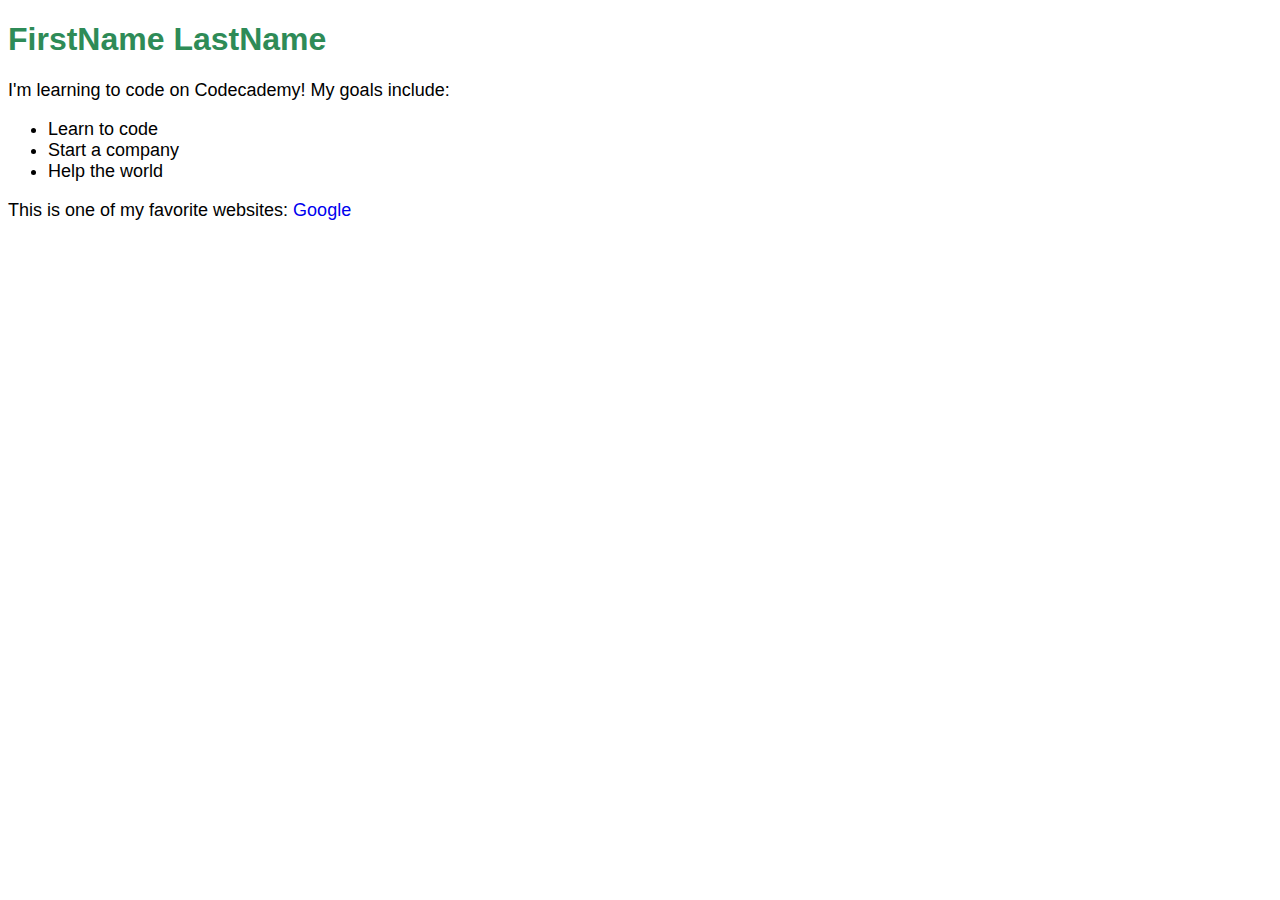
<file: Projects/DevProject/index.html>
<!DOCTYPE html>
<html lang="en">
<head>
    <meta charset="UTF-8">
    <meta http-equiv="X-UA-Compatible" content="IE=edge">
    <meta name="viewport" content="width=device-width, initial-scale=1.0">
    <title>1st Local Project</title>
    <link href="./resources/css/index.css" type="text/css" rel="stylesheet">
</head>
<body>
    <h1>FirstName LastName</h1>
    <p>I'm learning to code on Codecademy! My goals include:</p>
    <ul>
        <li>Learn to code</li>
        <li>Start a company</li>
        <li>Help the world</li>
    </ul>
    <p>This is one of my favorite websites: <a href="https://www.google.com/" target="_blank">Google</a></p>
</body>
</html>
</file>
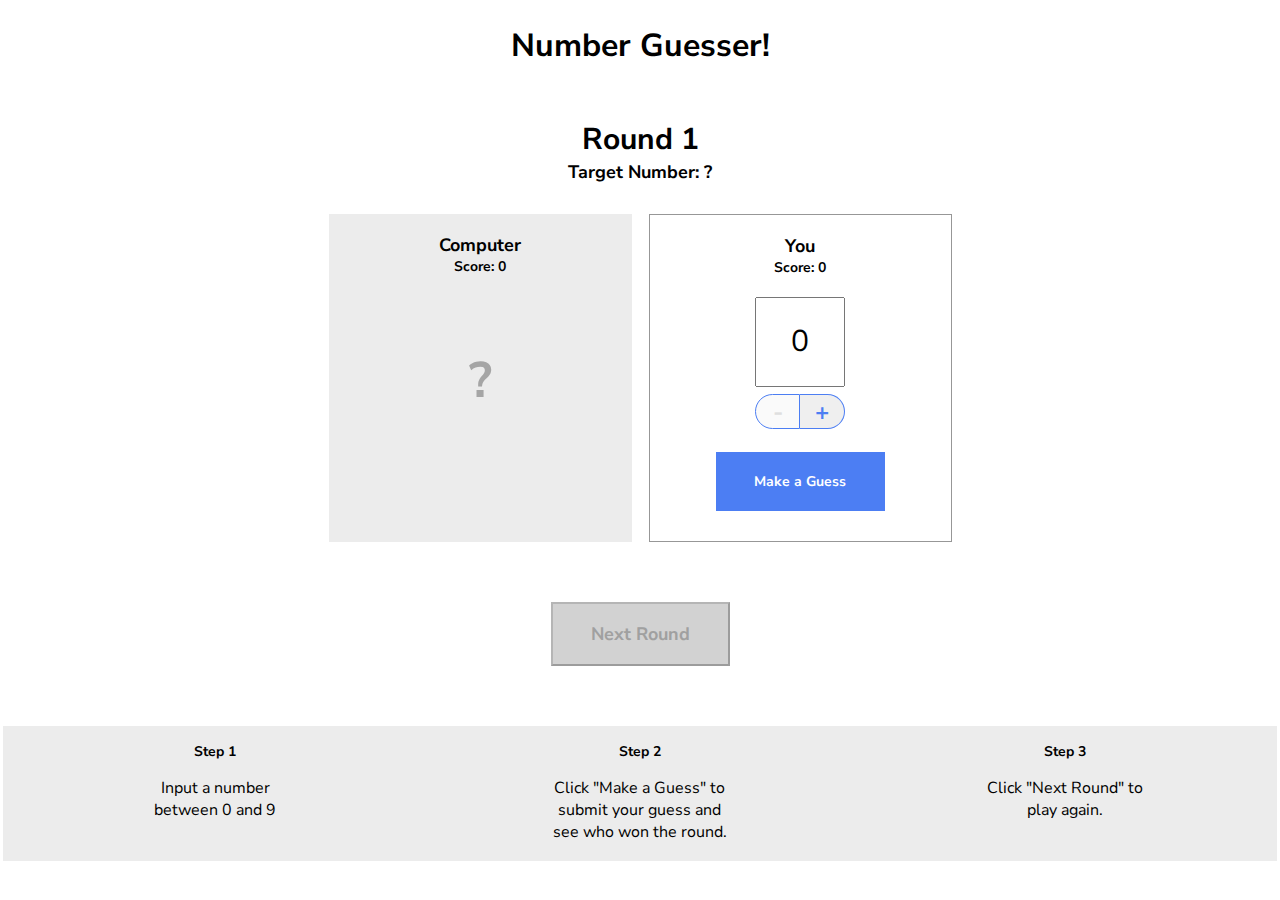
<file: Projects/number-guesser-starting/index.html>
<!doctype html>

<html>
  <head>
    <title>Number Guesser</title>
    <link href="https://fonts.googleapis.com/css?family=Nunito+Sans:400,700" rel="stylesheet">
    <link rel="stylesheet" href="./style.css">
  </head>
  <body>
    <div class="game-container">
      <header>
        <h1>Number Guesser!</h1>
      </header>
      
      <div class="rounds">
        <p class="round-label">Round <span id="round-number">1</span></p>
        <p class="guess-label">Target Number: <span id="target-number">?</span></p>
      </div>

      <div class="guessing-area">
        <div class="guess computer-guess">
          <div class="guess-title">
            <p class="guess-label">Computer</p>
            <p class="score-label">Score: <span id="computer-score">0</span></p>
          </div>
          <p id="computer-guess">?</p>
          <p class="winning-text" id="computer-wins"></p>
        </div>
        <div class="guess human-guess">
          <div class="guess-title">
            <p class="guess-label">You</p>
            <p class="score-label">Score: <span id="human-score">0</span></p>
          </div>
          <input type="number" id="human-guess" min=0 max=9 value=0>
          <div class="number-controls">
            <button class="number-control left" id="subtract" disabled>-</button>
            <button class="number-control right" id="add">+</button>
          </div>
          <button class="button" id="guess">Make a Guess</button>
        </div>
      </div>

      <div class="next-round-container">
        <button class="button" id="next-round" disabled>Next Round</button>
      </div>

    </div>
    
    <div class="instructions">
      <div class="instruction">
        <h3>Step 1</h3>
        <p>Input a number between 0 and 9</p>
      </div>
      <div class="instruction">
        <h3>Step 2</h3>
        <p>Click "Make a Guess" to submit your guess and see who won the round.</p>
      </div>
      <div class="instruction">
        <h3>Step 3</h3>
        <p>Click "Next Round" to play again.</p>
      </div>
    </div>

    <script src="./script.js"></script>
    <script src="./game.js"></script>
  </body>
</html>
</file>
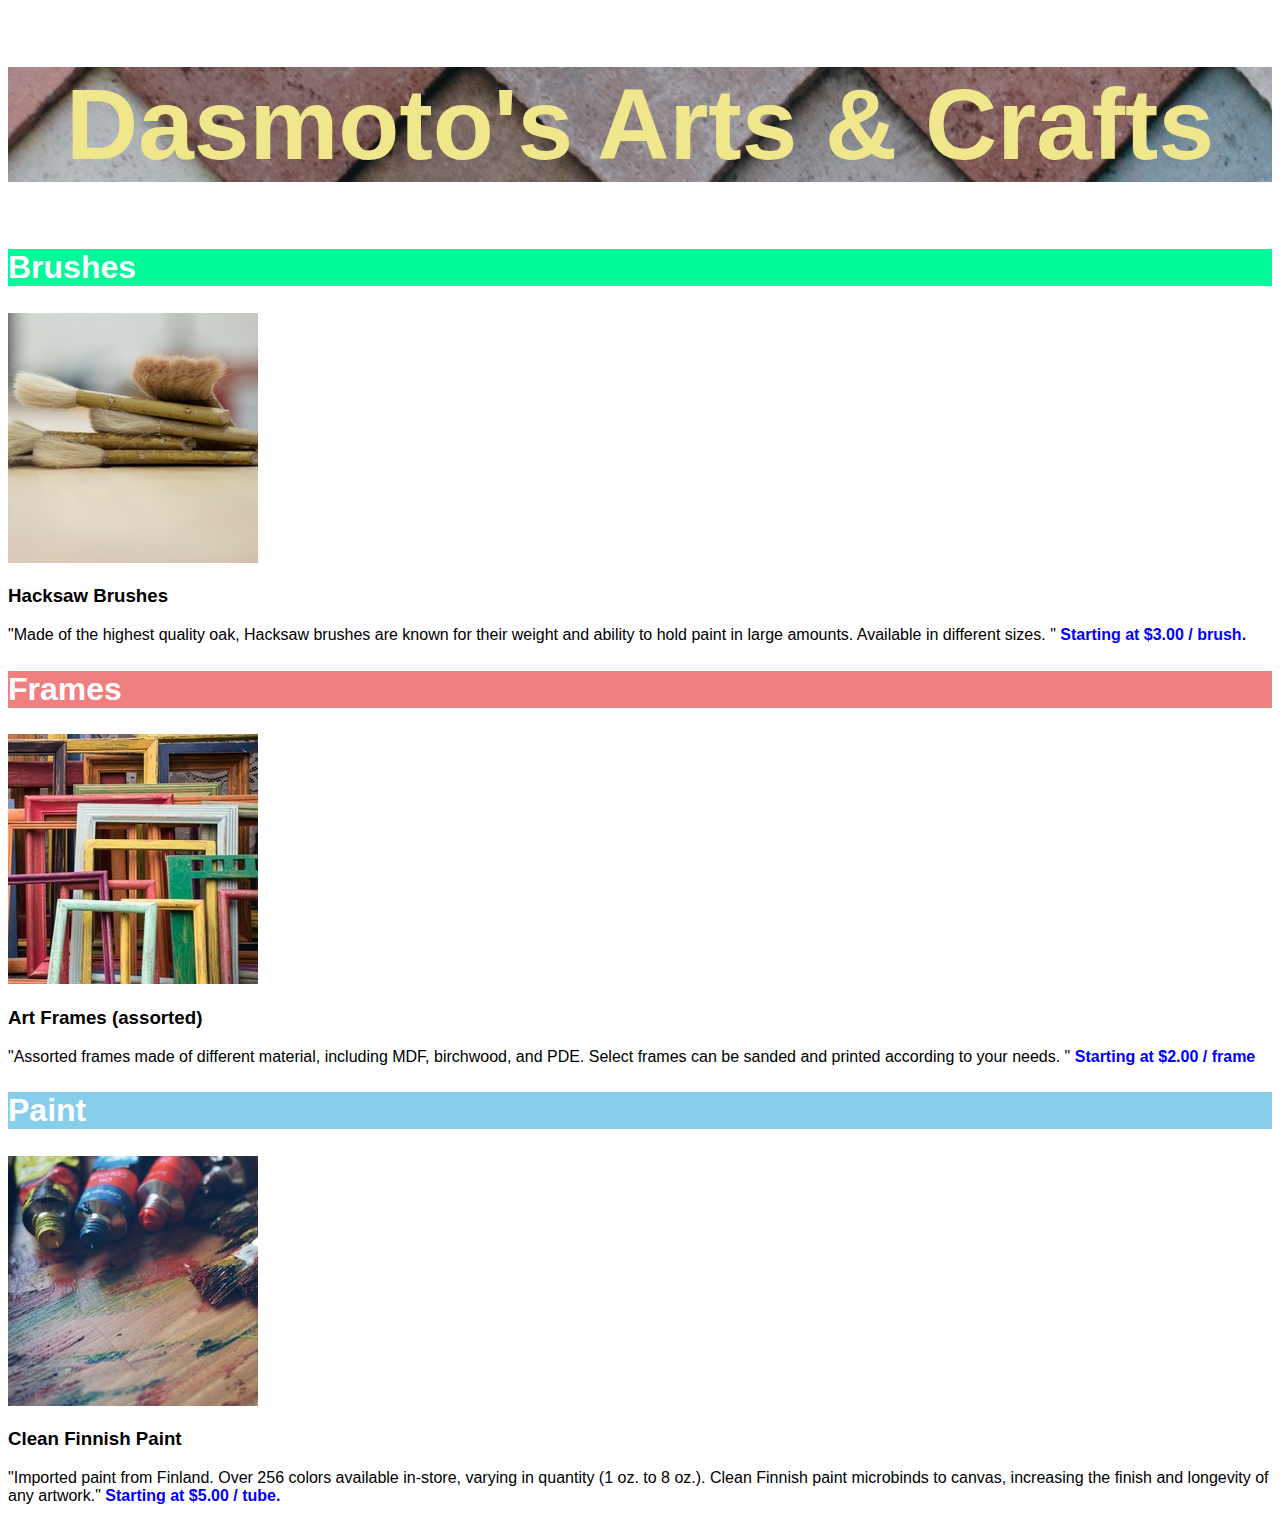
<file: Projects/Off-Platform Project: Dasmoto's Arts & Crafts/index.html>
<!DOCTYPE html>
<html lang="en">
<head>
    <meta charset="UTF-8">
    <meta http-equiv="X-UA-Compatible" content="IE=edge">
    <meta name="viewport" content="width=device-width, initial-scale=1.0">
    <title>Dasmoto's Arts & Crafts</title>
    <link href="style.css" type="text/css" rel="stylesheet">
</head>
<body>
    <h1>Dasmoto's Arts & Crafts</h1>
    <div class="item">
        <h2 id="brush">Brushes</h2>
        <img src="images/hacksaw.jpeg">
        <h3>Hacksaw Brushes</h3>
        <p>"Made of the highest quality oak, Hacksaw brushes are known for their weight and ability to hold paint in large amounts. Available in different sizes. "
            <span class="price">Starting at $3.00 / brush.</span>
        </p>
    </div>
    <div class="item">
        <h2 id="frame">Frames</h2>
        <img src="images/frames.jpeg">
        <h3>Art Frames (assorted)</h3>
        <p>
            "Assorted frames made of different material, including MDF, birchwood, and PDE. Select frames can be sanded and printed according to your needs. "
            <span class="price">Starting at $2.00 / frame</span>
        </p>
    </div>
    <div class="item">
        <h2 id="paint">Paint</h2>
        <img src="images/finnish.jpeg">
        <h3>Clean Finnish Paint</h3>
        <p>
            "Imported paint from Finland. Over 256 colors available in-store, varying in quantity (1 oz. to 8 oz.). Clean Finnish paint microbinds to canvas, increasing the finish and longevity of any artwork."
            <span class="price">Starting at $5.00 / tube.</span>
        </p>
    </div>
</body>
</html>
</file>
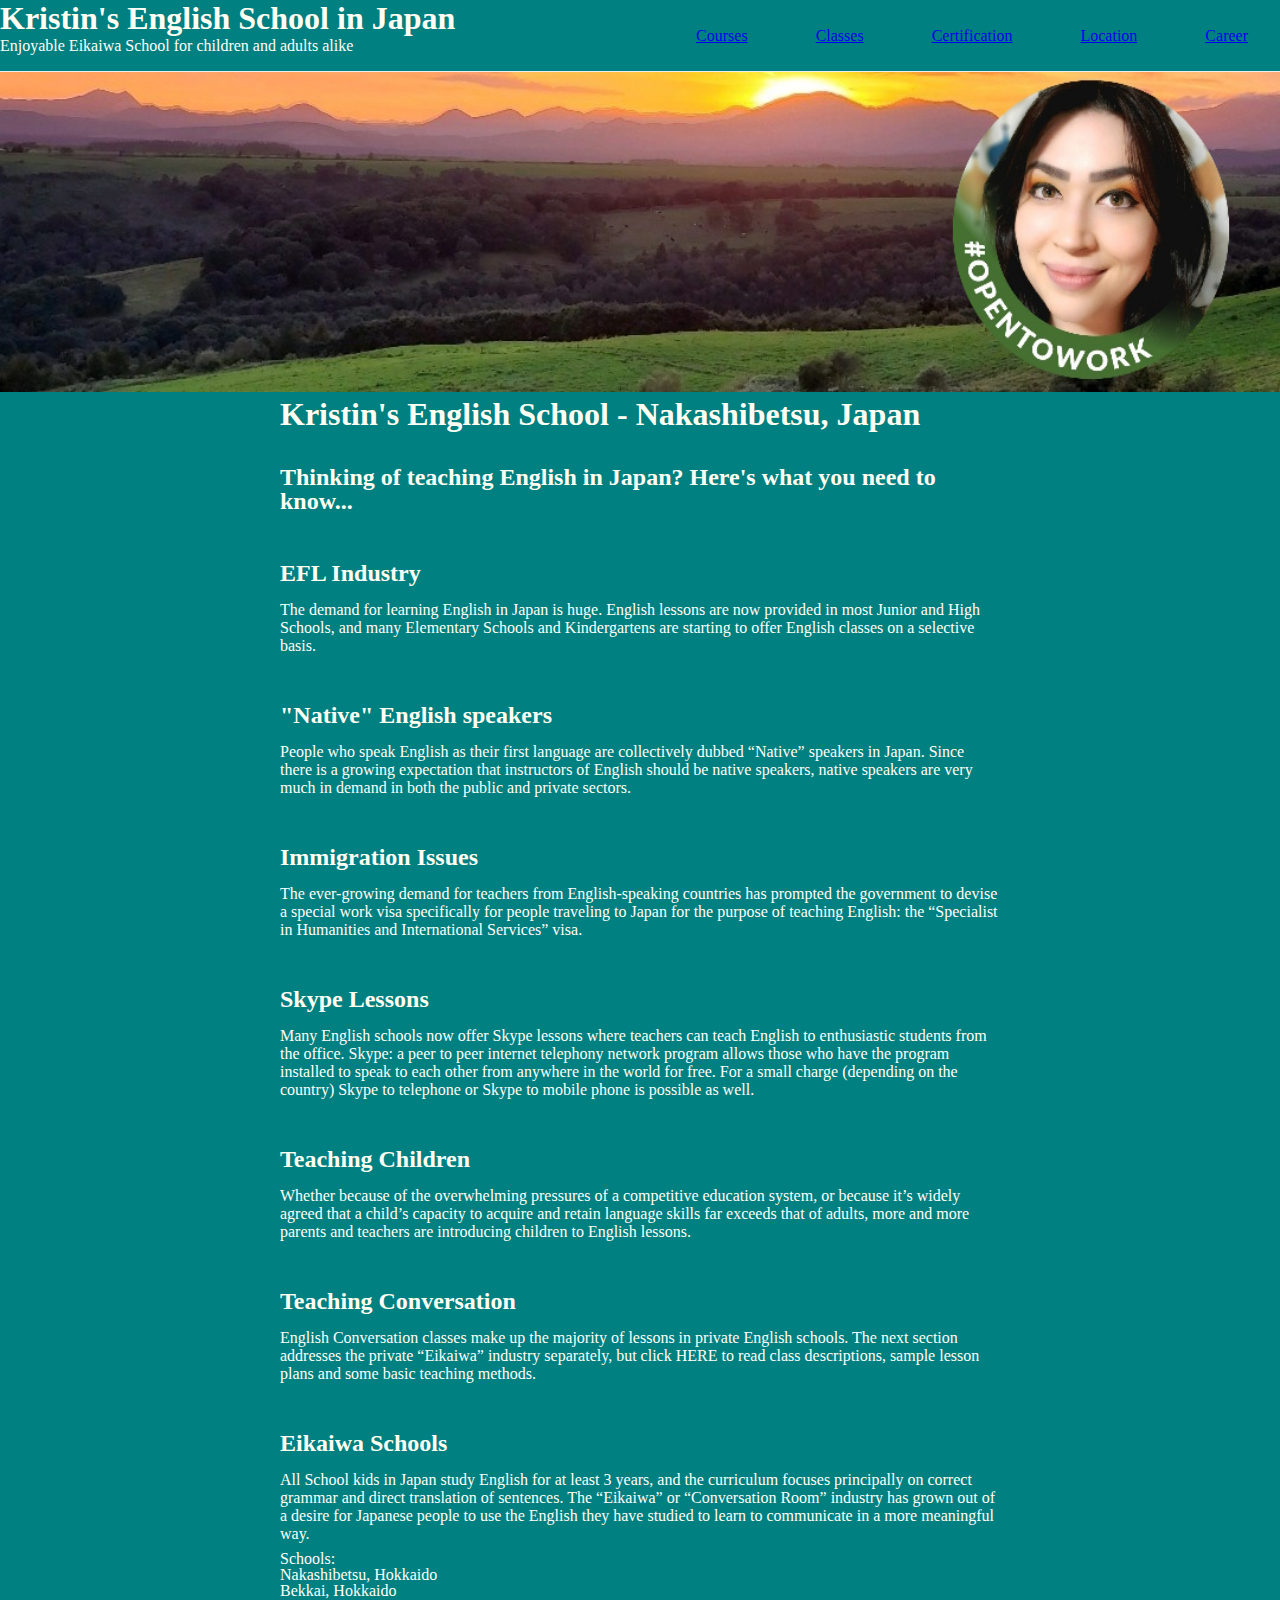
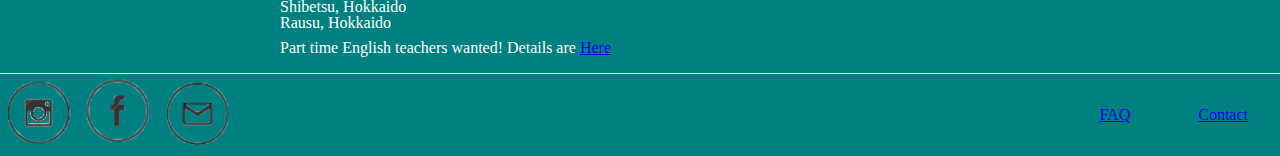
<file: Projects/responsive-club-starting/index.html>
<!DOCTYPE html>
<html lang="en">
  <head>
    <meta charset="UTF-8" />
    <meta http-equiv="X-UA-Compatible" content="IE=edge" />
    <meta name="viewport" content="width=device-width, initial-scale=1.0" />
    <link rel="stylesheet" href="styles.css" />
    <title>30 Seconds w/Kristin</title>
  </head>
  <body>
    <!-- HEADER -->
    <header>
      <nav>
        <div class="hero-text">
          <h1>Kristin's English School in Japan</h1>
          <p>Enjoyable Eikaiwa School for children and adults alike</p>
        </div>
        <ul>
          <li><a href="#">Courses</a></li>
          <li><a href="#">Classes</a></li>
          <li><a href="#">Certification</a></li>
          <li><a href="#">Location</a></li>
          <li><a href="#">Career</a></li>
        </ul>
      </nav>
    </header>
    <!-- MAIN -->
    <main>
      <!-- HERO -->
      <section class="hero">
        <img src="resources/kristin.jpg" alt="kristin-hero" />
      </section>
      <!-- CONTENT -->
      <section class="content">
        <h1 class="title">Kristin's English School - Nakashibetsu, Japan</h1>
        <h2>Thinking of teaching English in Japan? Here's what you need to know...</h2>
        <h2>EFL Industry</h2>
        <p>
          The demand for learning English in Japan is huge. English lessons are now provided in most Junior and High Schools, and many Elementary
          Schools and Kindergartens are starting to offer English classes on a selective basis.
        </p>
        <h2>"Native" English speakers</h2>
        <p>
          People who speak English as their first language are collectively dubbed “Native” speakers in Japan. Since there is a growing expectation
          that instructors of English should be native speakers, native speakers are very much in demand in both the public and private sectors.
        </p>
        <h2>Immigration Issues</h2>
        <p>
          The ever-growing demand for teachers from English-speaking countries has prompted the government to devise a special work visa specifically
          for people traveling to Japan for the purpose of teaching English: the “Specialist in Humanities and International Services” visa.
        </p>
        <h2>Skype Lessons</h2>
        <p>
          Many English schools now offer Skype lessons where teachers can teach English to enthusiastic students from the office. Skype: a peer to
          peer internet telephony network program allows those who have the program installed to speak to each other from anywhere in the world for
          free. For a small charge (depending on the country) Skype to telephone or Skype to mobile phone is possible as well.
        </p>
        <h2>Teaching Children</h2>
        <p>
          Whether because of the overwhelming pressures of a competitive education system, or because it’s widely agreed that a child’s capacity to
          acquire and retain language skills far exceeds that of adults, more and more parents and teachers are introducing children to English
          lessons.
        </p>
        <h2>Teaching Conversation</h2>
        <p>
          English Conversation classes make up the majority of lessons in private English schools. The next section addresses the private “Eikaiwa”
          industry separately, but click HERE to read class descriptions, sample lesson plans and some basic teaching methods.
        </p>
        <h2>Eikaiwa Schools</h2>
        <p>
          All School kids in Japan study English for at least 3 years, and the curriculum focuses principally on correct grammar and direct
          translation of sentences. The “Eikaiwa” or “Conversation Room” industry has grown out of a desire for Japanese people to use the English
          they have studied to learn to communicate in a more meaningful way.
        </p>
        <p class="address">Schools:</p>
        <p class="address">Nakashibetsu, Hokkaido</p>
        <p class="address">Bekkai, Hokkaido</p>
        <p class="address">Shibetsu, Hokkaido</p>
        <p class="address">Rausu, Hokkaido</p>
        <p>Part time English teachers wanted! Details are <a href="#">Here</a></p>
      </section>
    </main>
    <!-- FOOTER -->
    <footer>
      <nav>
        <div>
          <a href="#"><img src="resources/instagram.png" alt="Instagram" /></a>
          <a href="#"><img src="resources/facebook.png" alt="Facebook" /></a>
          <a href="#"><img src="resources/mail.png" alt="E-mail" /></a>
        </div>
        <div>
          <ul>
            <li><a href="#">FAQ</a></li>
            <li><a href="#">Contact</a></li>
          </ul>
        </div>
      </nav>
    </footer>
  </body>
</html>
</file>
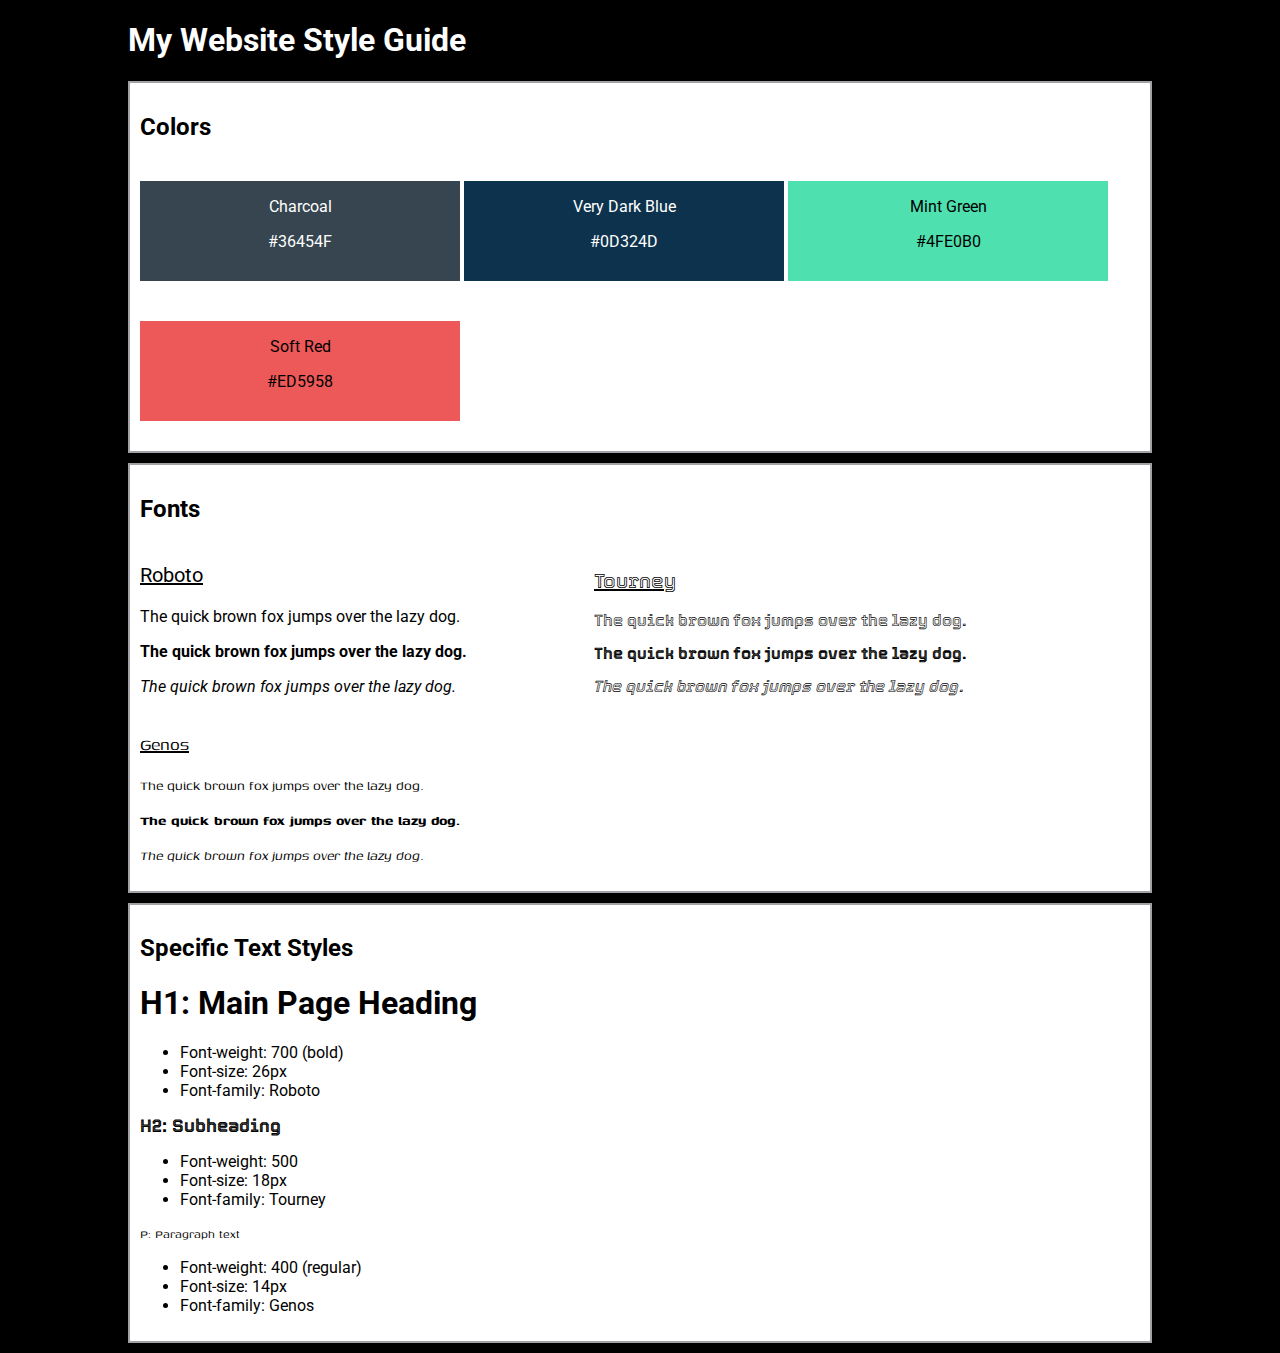
<file: Projects/website_design_system_starting/starting/index.html>
<!DOCTYPE html>
<html lang="en">
<head>
    <meta charset="UTF-8">
    <meta http-equiv="X-UA-Compatible" content="IE=edge">
    <meta name="viewport" content="width=device-width, initial-scale=1.0">
    <title>Website Style Guide</title>
    <link href="styles.css" rel="stylesheet">
<!-- Google Fonts -->
    <link rel="preconnect" href="https://fonts.googleapis.com">
    <link rel="preconnect" href="https://fonts.gstatic.com" crossorigin>
    <link href="https://fonts.googleapis.com/css2?family=Genos:ital,wght@0,400;0,700;1,700&family=Roboto:ital,wght@0,400;0,700;1,700&family=Tourney:ital,wght@0,400;0,700;1,700&display=swap" rel="stylesheet">
</head>
<body>
<!-- Header -->
    <header>
        <h1>My Website Style Guide</h1>
    </header>

<!-- Section/Colors -->
    <div class="container">
        <h2>Colors</h2>
        <div class="color-container">
            <div class="color-panel charcoal">
                <p class="color-label">Charcoal</p>
                <p class="color-hex">#36454F</p>
            </div>
            <div class="color-panel very-dark-blue">
                <p class="color-label">Very Dark Blue</p>
                <p class="color-hex">#0D324D</p>
            </div>
            <div class="color-panel mint-green">
                <p class="color-label">Mint Green</p>
                <p class="color-hex">#4FE0B0</p>
            </div>
            <div class="color-panel soft-red">
                <p class="color-label">Soft Red</p>
                <p class="color-hex">#ED5958</p>
            </div>
        </div>
    </div>
<!-- Section/Fonts -->    
    <div class="container">
        <h2>Fonts</h2>
        <div class="font-container">
            <div class="font-panel">
                <p class="font-label roboto">Roboto</p>
                <p class="regular roboto">The quick brown fox jumps over the lazy dog.</p>
                <p class="bold roboto">The quick brown fox jumps over the lazy dog.</p>
                <p class="italic roboto">The quick brown fox jumps over the lazy dog.</p>
            </div>
            <div class="font-panel">
                <p class="font-label tourney">Tourney</p>
                <p class="regular tourney">The quick brown fox jumps over the lazy dog.</p>
                <p class="bold tourney">The quick brown fox jumps over the lazy dog.</p>
                <p class="italic tourney">The quick brown fox jumps over the lazy dog.</p>
            </div>
            <div class="font-panel">
                <p class="font-label genos">Genos</p>
                <p class="regular genos">The quick brown fox jumps over the lazy dog.</p>
                <p class="bold genos">The quick brown fox jumps over the lazy dog.</p>
                <p class="italic genos">The quick brown fox jumps over the lazy dog.</p>
            </div>
        </div>
    </div>
<!-- Section/Text-Styles-->
    <div class="container">
        <h2>Specific Text Styles</h2>
        <div class="text-container">
            <div class="text-panel">
                <h1>H1: Main Page Heading</h1>
                <ul>
                    <li>Font-weight: 700 (bold)</li>
                    <li>Font-size: 26px</li>
                    <li>Font-family: Roboto</li>
                </ul>
            </div>
            <div class="text-panel">
                <h2>H2: Subheading</h2>
                <ul>
                    <li>Font-weight: 500</li>
                    <li>Font-size: 18px</li>
                    <li>Font-family: Tourney</li>
                </ul>
            </div>
            <div class="text-panel">
                <p>P: Paragraph text</p>
                <ul>
                    <li>Font-weight: 400 (regular)</li>
                    <li>Font-size: 14px</li>
                    <li>Font-family: Genos</li>
                </ul>
            </div>
        </div>
    </div>

<!-- Footer -->
</body>
</html>
</file>
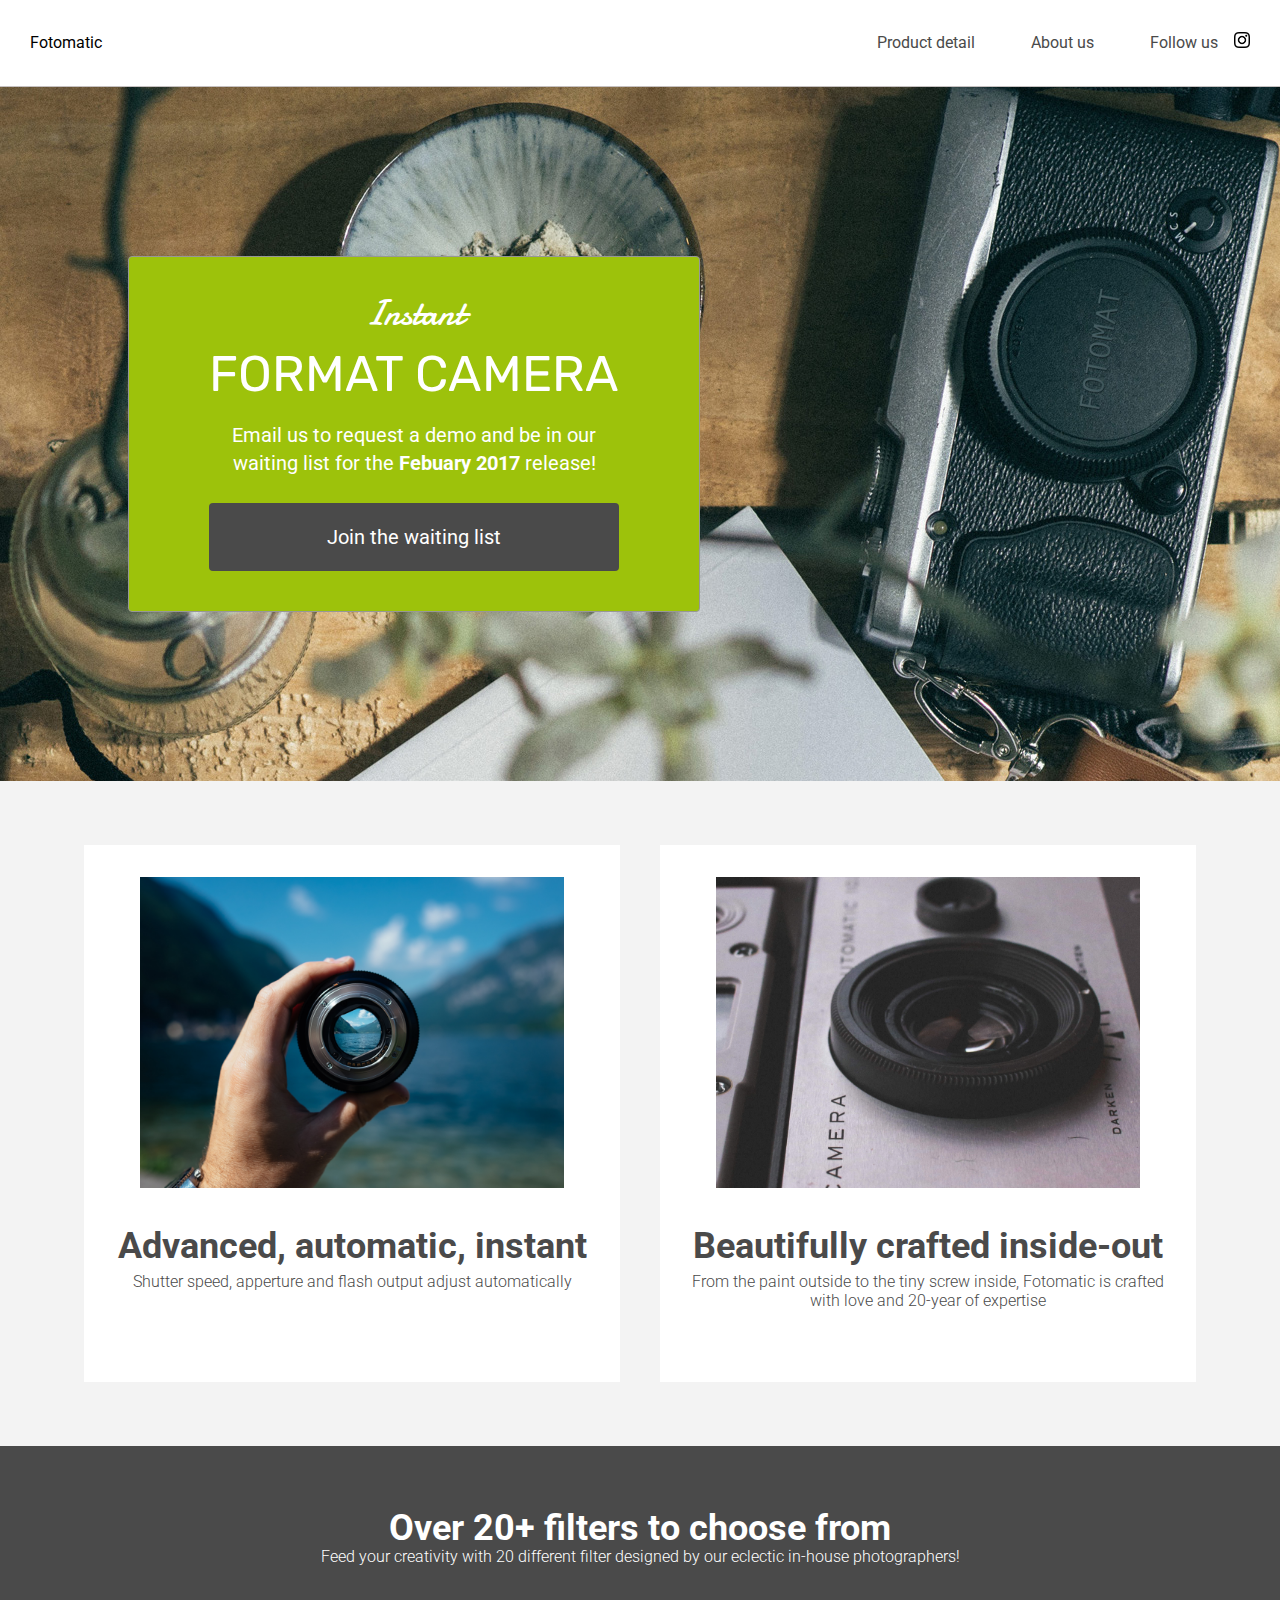
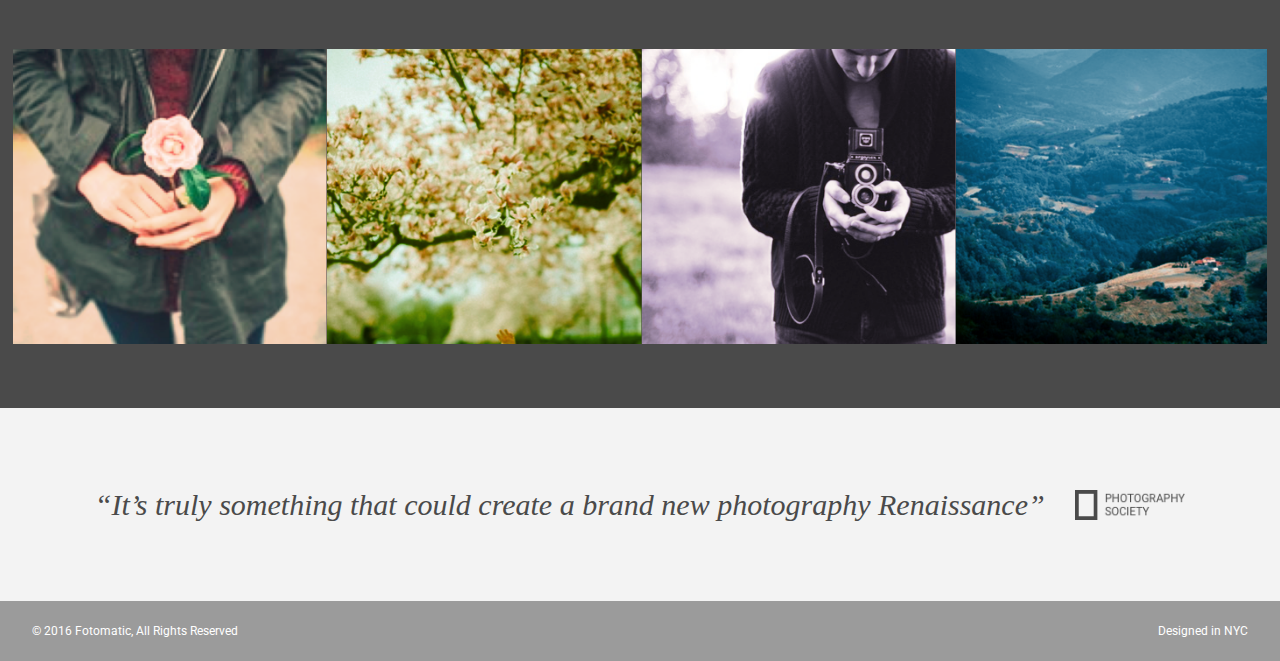
<file: Projects/capstone_fotomatic_start/F1C1_solution_2019/F1C1_solution/index.html>
<!DOCTYPE html>
<html>
  <head>
    <link
      href="https://fonts.googleapis.com/css?family=Damion"
      rel="stylesheet"
    />
    <link
      href="https://fonts.googleapis.com/css?family=Rubik"
      rel="stylesheet"
    />
    <link
      href="https://fonts.googleapis.com/css?family=Roboto:300,400,600,700"
      rel="stylesheet"
    />
    <link rel="stylesheet" href="./resources/css/reset.css" />
    <link rel="stylesheet" href="./resources/css/style.css" />
    <title>Fotomatic</title>
  </head>
  <body>
    <!-- Header -->
    <header>
      <div class="content">
        <a href="index.html" class="desktop logo">Fotomatic</a>
        <nav class="desktop">
          <ul>
            <li><a href="#">Product detail</a></li>
            <li><a href="#">About us</a></li>
            <li>
              <a href="https://www.instagram.com/" target="_blank"
                >Follow us
                <img class="icon" src="./resources/images/instagram.png"
              /></a>
            </li>
            <li><a href="#" class="button">Join us</a></li>
          </ul>
        </nav>
        <nav class="mobile">
          <ul>
            <li>
              <a href="#"><img src="./resources/images/ic-logo.svg" /></a>
            </li>
            <li>
              <a href="#"
                ><img src="./resources/images/ic-product-detail.svg"
              /></a>
            </li>
            <li>
              <a href="#"><img src="./resources/images/ic-about-us.svg" /></a>
            </li>
            <li><a href="#" class="button">Join us</a></li>
          </ul>
        </nav>
      </div>
    </header>

    <!-- Main Content -->
    <div class="main-content">
      <!-- Sign Up Section -->
      <div id="sign-up-section" class="banner">
        <div id="sign-up-cta">
          <div class="content center">
            <div class="header">
              <h2 class="cursive">Instant</h2>
              <h1 class="striking">FORMAT CAMERA</h1>
            </div>
            <div class="email">
              <span>
                Email us to request a demo and be in our waiting list for the
                <strong>Febuary 2017</strong> release!
              </span>
              <div class="button">Join the waiting list</div>
            </div>
          </div>
        </div>
      </div>

      <!-- Features Section -->
      <div id="features-section">
        <div class="feature">
          <div class="center">
            <div class="image-container">
              <img src="./resources/images/feature-1.png" />
            </div>
            <div class="content">
              <h2>Advanced, automatic, instant</h2>
              <h3>
                Shutter speed, apperture and flash output adjust automatically
              </h3>
            </div>
          </div>
        </div>
        <div class="feature">
          <div class="center">
            <div class="image-container">
              <img src="./resources/images/feature-2.png" />
            </div>
            <div class="content">
              <h2>Beautifully crafted inside-out</h2>
              <h3>
                From the paint outside to the tiny screw inside, Fotomatic is
                crafted with love and 20-year of expertise
              </h3>
            </div>
          </div>
        </div>
      </div>

      <!-- Filters Section -->
      <div id="filters-section">
        <div class="content center">
          <h2>Over 20+ filters to choose from</h2>
          <h3>
            Feed your creativity with 20 different filter designed by our
            eclectic in-house photographers!
          </h3>
        </div>
        <div class="images-container">
          <div class="image-container">
            <img src="./resources/images/filter-1.png" />
          </div>
          <div class="image-container">
            <img src="./resources/images/filter-2.png" />
          </div>
          <div class="image-container">
            <img src="./resources/images/filter-3.png" />
          </div>
          <div class="image-container extra">
            <img src="./resources/images/filter-4.png" />
          </div>
        </div>
      </div>

      <!-- Quotes Section -->
      <div id="quotes-section">
        <div class="content center">
          <span class="quote"
            >“It’s truly something that could create a brand new photography
            Renaissance”</span
          >
          <img
            class="quote-citation"
            src="./resources/images/photography-logo.png"
          />
        </div>
      </div>

      <!-- Footer -->
      <footer>
        <div class="content">
          <span class="copyright">© 2016 Fotomatic, All Rights Reserved</span>
          <span class="location">Designed in NYC</span>
        </div>
      </footer>
    </div>
  </body>
</html>
</file>
<file: Projects/DevProject/resources/css/index.css>
* {
    font-family: Helvetica, Arial, sans-serif;
  }
   
   
  h1 {
    color: SeaGreen;
  }
   
   
  p, 
  li {
    font-size: 18px;
  }
   
   
  a {
    text-decoration: none;
  }
</file>
<file: Projects/number-guesser-starting/style.css>
* {
  font-family: 'Nunito Sans';
  box-sizing: border-box;
}

body {
  margin: 0 auto;
  padding: 3px;
  background-color: #fff;
}

.game-container {
  max-width: 640px;
  margin: 0 auto;
  text-align: center;
}

header {
  display: flex;
  justify-content: center
}

.rounds {
  display: flex;
  flex-direction: column;
  align-items: center;
  margin-bottom: 30px;
}

.round-label {
  font-size: 30px;
  font-weight: 700;
  margin-bottom: 0px;
}

.guess {
  min-width: 303px;
  height: 328px;
  display: flex;
  flex-direction: column;
  align-items: center;
  padding: 19px;
}

.guessing-area {
  display: flex;
  justify-content: space-around;
  align-items: flex-start;
  margin-bottom: 60px;
}

.guess-title {
  display: flex;
  flex-direction: column;
  align-items: center;
  justify-content: flex-start;
  margin-bottom: 20px;
}

.guess-label {
  font-size: 18px;
  font-weight: 700;
  margin: 0;
}

.score-label {
  font-size: 14px;
  font-weight: 700;
  margin: 0;
}

.target-guess {
  display: flex;
  flex-direction: column;
  align-items: center;
  justify-content: flex-start;
}

.computer-guess {
  background-color: #ececec;
}

#computer-guess {
  font-size: 50px;
  font-weight: 700;
  color: #a5a5a5;
}

.human-guess {
  border: 1px solid #979797;
}

.guess input {
  height: 90px;
  width: 90px;
  font-size: 30px;
  text-align: center;
  margin: 0 auto;
  margin-bottom: 7px;
}

.number-controls {
  font-size: 0;
  margin-bottom: 23px;
}

.number-control {
  border: solid 1px #4c7ef3;
  display: inline-block;
  width: 45px;
  height: 35px;
  font-size: 24px;
  font-weight: 700;
  color: #4c7ef3;
  cursor: pointer;
}

.number-controls button[disabled] {
  color: #dfdfdf;
  cursor: default;
}

.left {
  border-top-left-radius: 22.5px;
  border-bottom-left-radius: 22.5px;
}

.right {
  border-top-right-radius: 22.5px;
  border-bottom-right-radius: 22.5px;
  border-left-width: 0px;
}

.controls {
  display: flex;
  justify-content: space-around;
}

.button {
  background-color: #4c7ef3;
  color: #fff;
  cursor: pointer;
}

#guess {
  padding: 20px;
  width: 169px;
  height: 59px;
  border: none;
  font-weight: 700;
  font-size: 14px;
}

input[type=number]::-webkit-inner-spin-button {
  -webkit-appearance: none;
}

#next-round {
  width: 179px;
  height: 64px;
  font-size: 18px;
  font-weight: bold;
  margin-left: auto;
  margin-right: auto;
  margin-bottom: 60px;
}
  
.button[disabled] {
  background-color: #d2d2d2;
  color: #a0a0a0;
  cursor: default;
}

.instructions {
  background-color: #ececec;
  width: 100%;
  display: flex;
  justify-content: space-around;
}

.instruction {
  width: 180px;
  padding: 2px;
  text-align: center;
}

.instructions h3 {
  font-size: 14px;
}


.winning-text, .winning-text[disabled] {
  color: #ec3636;
  font-weight: 700;
}
</file>
<file: Projects/Off-Platform Project: Dasmoto's Arts & Crafts/style.css>
html {
    display: block;
}

body {
    display: block;
    margin: 8px;
}

h1, h2, h3, p {
    font-family: Helvetica;
}

h1 {
    background-image: url(images/pattern.jpeg);
    text-align: center;
    font-size: 100px;
    color: khaki;
}

div {
    display: block;
}

.item h2 {
    color: white;
    font-size: 32px;
}

.price {
    color: blue;
    font-weight: bold;
}

#brush {
    background-color: mediumspringgreen;
}

#frame {
    background-color: lightcoral;
}

#paint {
    background-color: skyblue;
}
</file>
<file: Projects/responsive-club-starting/styles.css>
/* UNIVERSAL */

body,
img,
h1,
h2,
p {
  margin: 0;
}

body {
  background-color: #008080;
}

li {
  display: inline;
  padding: 0 2rem;
}

/* TOPAGRAPHY */

h1 {
  color: #fffff3;
  font-size: 2em;
}

h2 {
  color: #fffff3;
  font-weight: 900;
  line-height: 1;
  padding: 2rem 0 1rem 0;
}

p {
  color: #fffffa;
  margin-bottom: 1em;
}

/* HEADER */

header {
  border-bottom: 1px solid #eee;
}

nav {
  display: flex;
  justify-content: space-between;
  align-items: center;
}

/* MAIN */

.content {
  max-width: 45rem;
  margin: 0 auto;
}

.hero {
  max-width: 100%;
}

.hero img {
  width: 100%;
}

.address {
  line-height: 0;
}

/* FOOTER */

footer {
  border-top: 1px solid #eee;
}
</file>
<file: Projects/website_design_system_starting/starting/styles.css>
body {
    font-family: 'Roboto', sans-serif;
    margin: 0 10%;
    background-color: #000;
  }

  header h1 {
    color: #fff;
  }
  
  .container {
    border: 2px solid #a2a2a6;
    padding: 10px;
    margin: 10px auto;
    background-color: #fff;
  }
  
  .color-container {
    width: 100%;
  }
  
  .color-panel {
    display: inline-block;
    width: 32%;
    text-align: center;
    margin: 20px auto;
    min-height: 100px;
  }
  
  .charcoal {
    background-color: #36454F;
    color: #fff;
  }
  
  .very-dark-blue {
    background-color: #0d324d;
    color: #fff;
  }
  
  .mint-green {
    background-color: #4fe0b0;
  }
  
  .soft-red {
    background-color: #ed5958;
  }
  
  .font-panel {
    width: 45%;
    display: inline-block;
  }
  
  .font-label {
    font-size: 20px;
    text-decoration: underline;
  }
  
  .regular {
    font-style: normal;
  }
  
  .italic {
    font-style: italic;
  }
  
  .bold {
    font-weight: 700;
  }
  
  .roboto {
    font-family: 'Roboto', sans-serif;
  }
  
  .tourney {
    font-family: 'Tourney', cursive;
  }
  
  .genos {
    font-family: 'Genos', sans-serif;
  }
  
  .text-panel h1 {
    font-weight: 700;
    font-size: 32px;
    font-family: 'Roboto', sans-serif;
  }
  
  .text-panel h2 {
    font-weight: 700;
    font-size: 18px;
    font-family: 'Tourney', cursive;
  }
  
  .text-panel p {
    font-weight: 400;
    font-size: 14px;
    font-family: 'Genos', sans-serif;
  }
</file>
<file: Projects/capstone_fotomatic_start/F1C1_solution_2019/F1C1_solution/resources/css/style.css>
/* Universal Styles */

html {
  font-family: "Roboto", sans-serif;
  font-size: 16px;
}

.main-content {
  position: relative;
  top: 5.3125rem; /* To offset for fixed header. */
}

.center {
  text-align: center;
}

.button {
  border-radius: 4px;
  background-color: #4a4a4a;
  color: white;
}

.image-container {
  overflow: hidden;
}

.image-container img {
  display: block;
  max-width: 100%;
}

@media only screen and (max-width: 895px) {
  .main-content {
    top: 2.5625rem;
  }
}

/* Header */

header {
  position: fixed;
  z-index: 100;
  width: 100%;
  border-bottom: solid 1px #c6c1c1;
  background-color: white;
}

header .content {
  display: flex;
  align-items: center;
  padding: 1.875rem;
}

header .logo {
  flex: 1;
}

header nav ul {
  display: flex;
}

nav li {
  padding-left: 3.5rem;
}

nav a {
  vertical-align: bottom;
  line-height: 1.6;
  font-size: 1rem;
  color: #4a4a4a;
}

nav .button {
  padding: .1875rem .5rem;
  background-color: #9dc20b;
  line-height: 1.6;
  color: white;
}

nav li:last-child {
  display: none;
}

header .icon {
  width: 1rem;
  padding-left: .75rem;
}

header .mobile {
  display: none;
}

@media only screen and (max-width: 895px) {
  nav li:last-child {
    display: block;
  }

  header .content {
    padding: 1rem 1rem;
  }
}

@media only screen and (max-width: 600px) {
  header .desktop {
    display: none;
  }

  header .mobile {
    display: block;
    width: 100%;
  }

  header .content {
    padding: .5rem 0;
  }

  header .mobile ul {
    display: flex;
    justify-content: space-around;
    align-items: center;
    width: 100%;
  }

  header .mobile li {
    padding: 0;
  }
}

/* Sign Up Section */

#sign-up-section {
  display: flex;
  justify-content: flex-start;
  align-items: flex-start;
  height: 43.5rem;
  background-image: url('../images/banner-landingpage.jpg');
  background-position: bottom;
  background-size: cover;
  background-repeat: no-repeat;
}

#sign-up-cta {
  position: relative;
  top: 171px;
  left: 10%;
  padding: 0 5rem 2.5rem 5rem;
  border: solid 1px #979797;
  border-radius: 4px;
  background-color: #9dc20b;
}

#sign-up-cta .content {
  width: 25.625rem;
  margin-top: 2rem;
  font-family: "Roboto", sans-serif;
  font-size: 1.25rem;
  line-height: 1.4;
  color: white;
}

#sign-up-cta h1 {
  font-size: 3.125rem;
}

#sign-up-cta h2 {
  font-size: 2.25rem;
}

#sign-up-cta span strong {
  font-weight: bold;
}

#sign-up-cta .cursive {
  font-family: "Damion", cursive;
}

#sign-up-cta .striking {
  font-family: "Rubik", sans-serif;
  padding-bottom: .75rem;
}

#sign-up-cta .button {
  margin-top: 1.625rem;
  padding: 1.25rem 7.25rem;
}

@media only screen and (max-width: 895px) {
  #sign-up-section {
    align-items: center;
    justify-content: center;
    height: 28rem;
  }

  #sign-up-cta {
    position: static;
    width: auto;
    height: auto;
    background-color: transparent;
    border: none;
  }

  #sign-up-cta .content {
    margin-top: 0;
  }

  #sign-up-cta .email {
    display: none;
  }

  #sign-up-cta h1 {
    font-size: 3.125rem;
  }

  #sign-up-cta h2 {
    font-size: 2.25rem;
  }
}

@media only screen and (max-width: 600px) {
  #sign-up-section {
    height: 20rem;
  }

  #sign-up-cta h1 {
    font-size: 2.25rem;
  }

  #sign-up-cta h2 {
    font-size: 2rem;
  }
}

/* Features Section */

#features-section {
  display: flex;
  justify-content: space-between;
  padding: 4rem 5%;
  background-color: #f3f3f3;
}

.feature {
  flex: 1;
  padding: 2rem;
  margin: 0px 1.25rem;
  background-color: white;
}

.feature .image-container {
  width: 90%;
  height: 65%;
  margin: 0 auto;
}

.feature .content {
  padding: 2.5rem 0;
}

.feature h2 {
  padding-bottom: .5rem;
  font-size: 2.25rem;
  font-weight: bold;
  color: #4a4a4a;
}

.feature h3 {
  font-size: 1rem;
  line-height: 1.2;
  font-weight: 300;
  color: #4a4a4a;
}

@media only screen and (max-width: 895px) {
  #features-section {
    padding: 1rem;
  }

  .feature {
    margin: 0px .5rem;
    padding: 1rem;
  }

  .feature h2 {
    font-size: 2rem;
    line-height: 1.3;
  }

  .feature h3 {
    font-size: .875rem;
    line-height: 1.4;
  }
}

@media only screen and (max-width: 600px) {
  #features-section {
    flex-flow: column;
    padding: 0;
  }

  .feature {
    margin: 0;
    padding: 1.25rem 1rem 0 1rem;
  }

  .feature .content {
    padding: 1.25rem 0 1.875rem 0;
  }
}

/* Filters Section */

#filters-section {
  padding: 4rem 0;
  background-color: #4a4a4a;
}

#filters-section .content {
  padding: 0 .625rem;
  margin-bottom: 5rem;
}

#filters-section .content h2 {
  font-size: 2.25rem;
  font-weight: bold;
  color: white;
}

#filters-section .content h3 {
  font-size: 1rem;
  line-height: 1.4;
  font-weight: 300;
  color: white;
}

#filters-section .images-container {
  display: flex;
  max-width: 100%;
  padding: 0 1%;
}

@media only screen and (max-width: 600px) {
  #filters-section {
    padding: 1.5rem 0 0 0;
  }

  #filters-section .content {
    margin-bottom: 1rem;
  }

  #filters-section .content h2 {
    padding-bottom: .625rem;
    font-size: 1.125rem;
    line-height: 1.3;
    font-weight: normal;
  }

  #filters-section .content h3 {
    font-size: .875rem;
    line-height: 1.4;
  }

  #filters-section .images-container {
    padding: 0;
  }

  #filters-section .extra {
    display: none;
  }
}

/* Quotes Section */

#quotes-section {
  background-color: #f3f3f3;
}

#quotes-section .content {
  display: flex;
  align-items: center;
  justify-content: center;
  padding: 5rem 1.5rem;
}

#quotes-section .quote {
  padding-right: 1.875rem;
  font-family: "Palatino", serif;
  font-size: 1.875rem;
  line-height: 1.1;
  font-style: italic;
  color: #4a4a4a;
}

#quotes-section .quote-citation {
  height: 1.875rem;
}

@media only screen and (max-width: 895px) {
  #quotes-section .content {
    padding: 3rem 1.5rem;
  }
}

@media only screen and (max-width: 600px) {
  #quotes-section .content {
    flex-flow: column;
    padding: 1.875rem .625rem;
  }

  #quotes-section .quote {
    font-size: 1.5rem;
    line-height: 1.4;
  }

  #quotes-section .quote-citation {
    display: block;
    padding-top: 1rem;
    margin: auto;
  }
}

/* Footer */

footer {
  background-color: #9b9b9b;
  padding: 1.5rem 2rem;
}

footer .content {
  color: white;
  display: flex;
  font-size: .75rem;
}

footer .copyright {
  flex-grow: 1;
}

@media only screen and (max-width: 600px) {
  footer .content {
    font-size: .625rem;
  }
}
</file>
